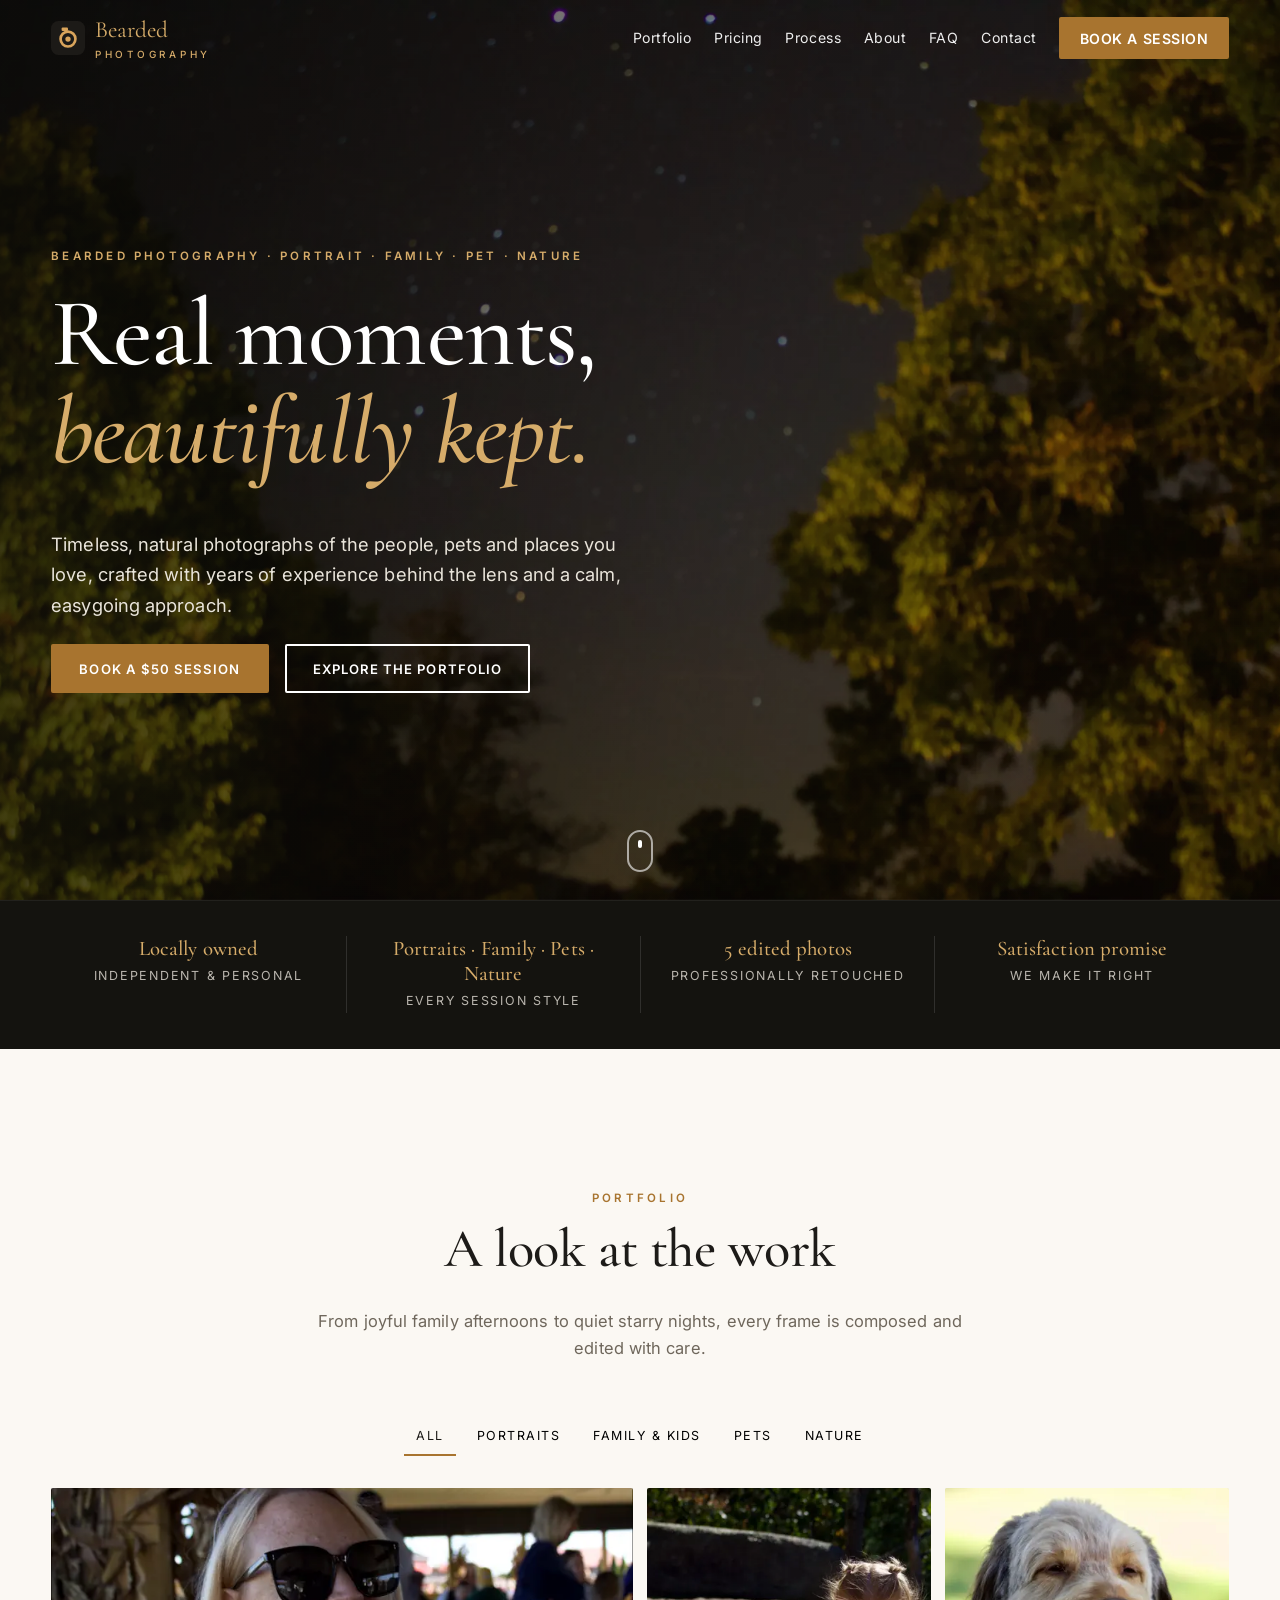
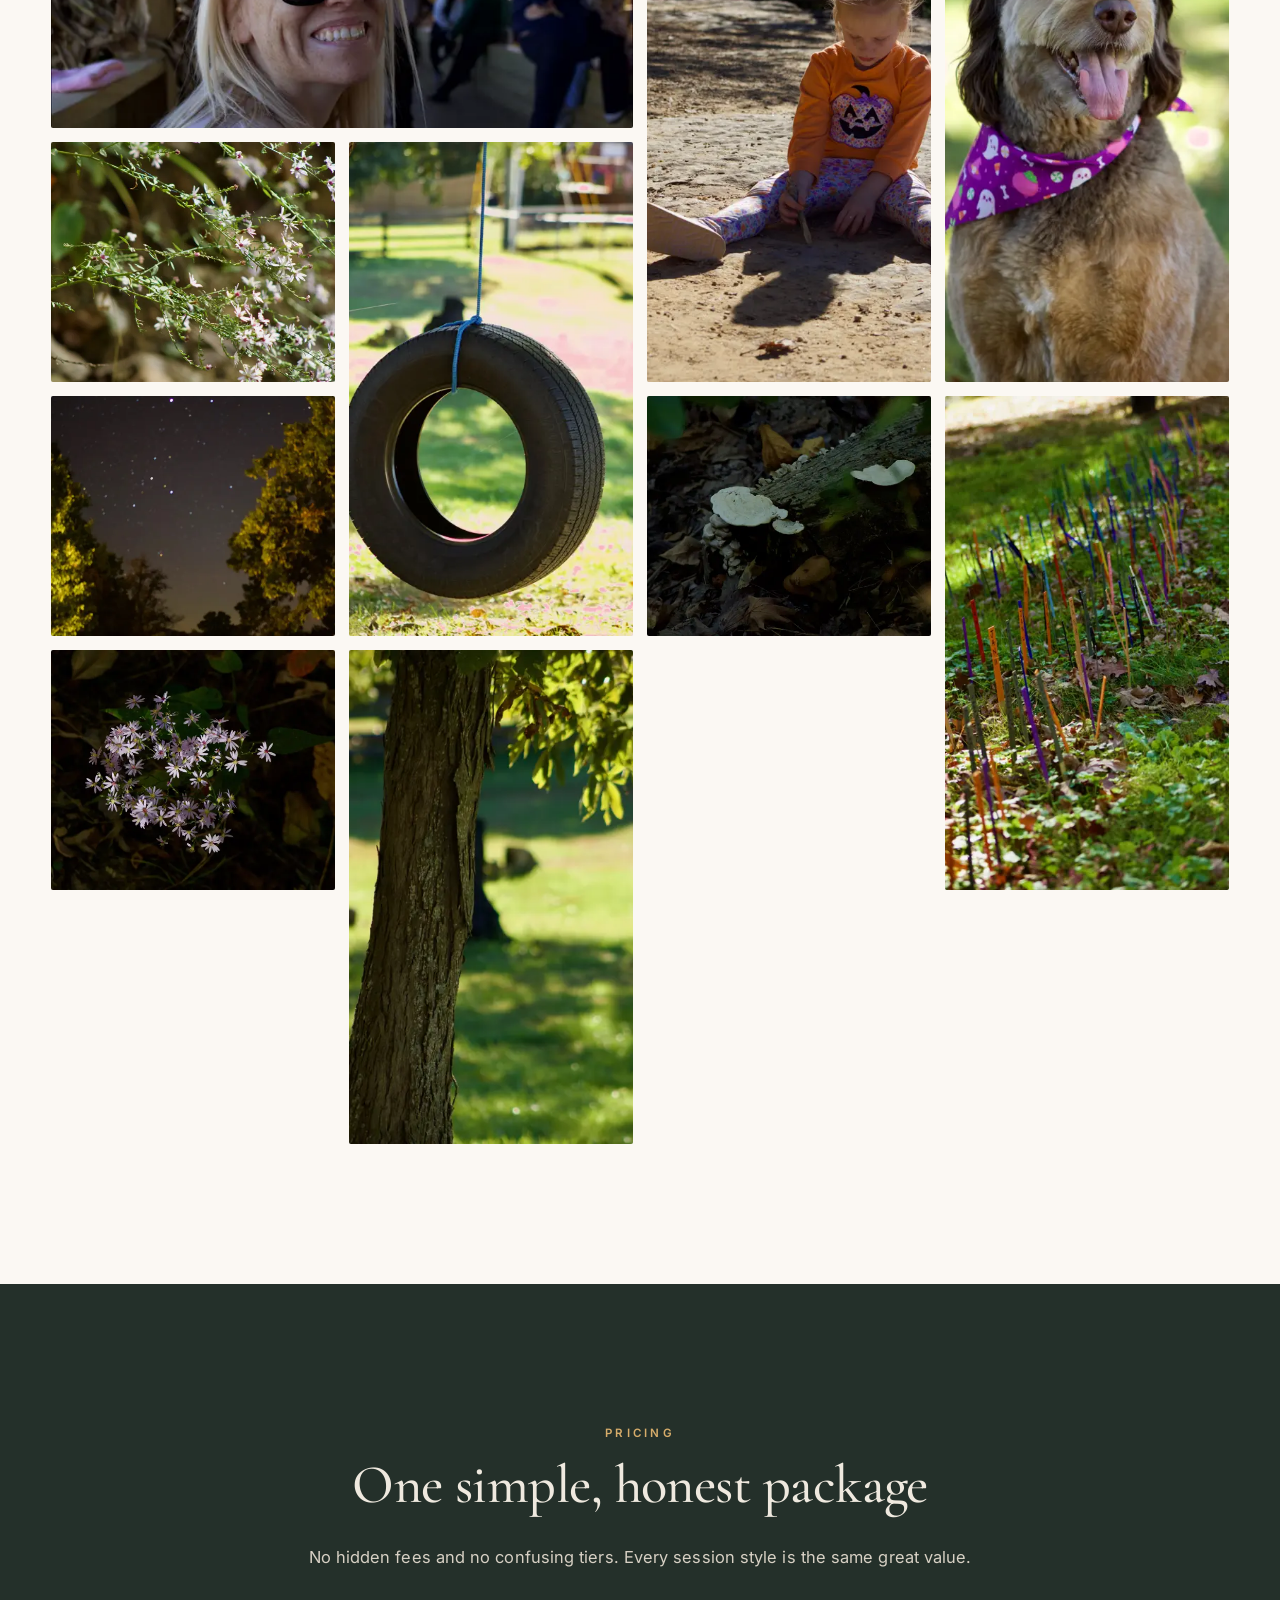
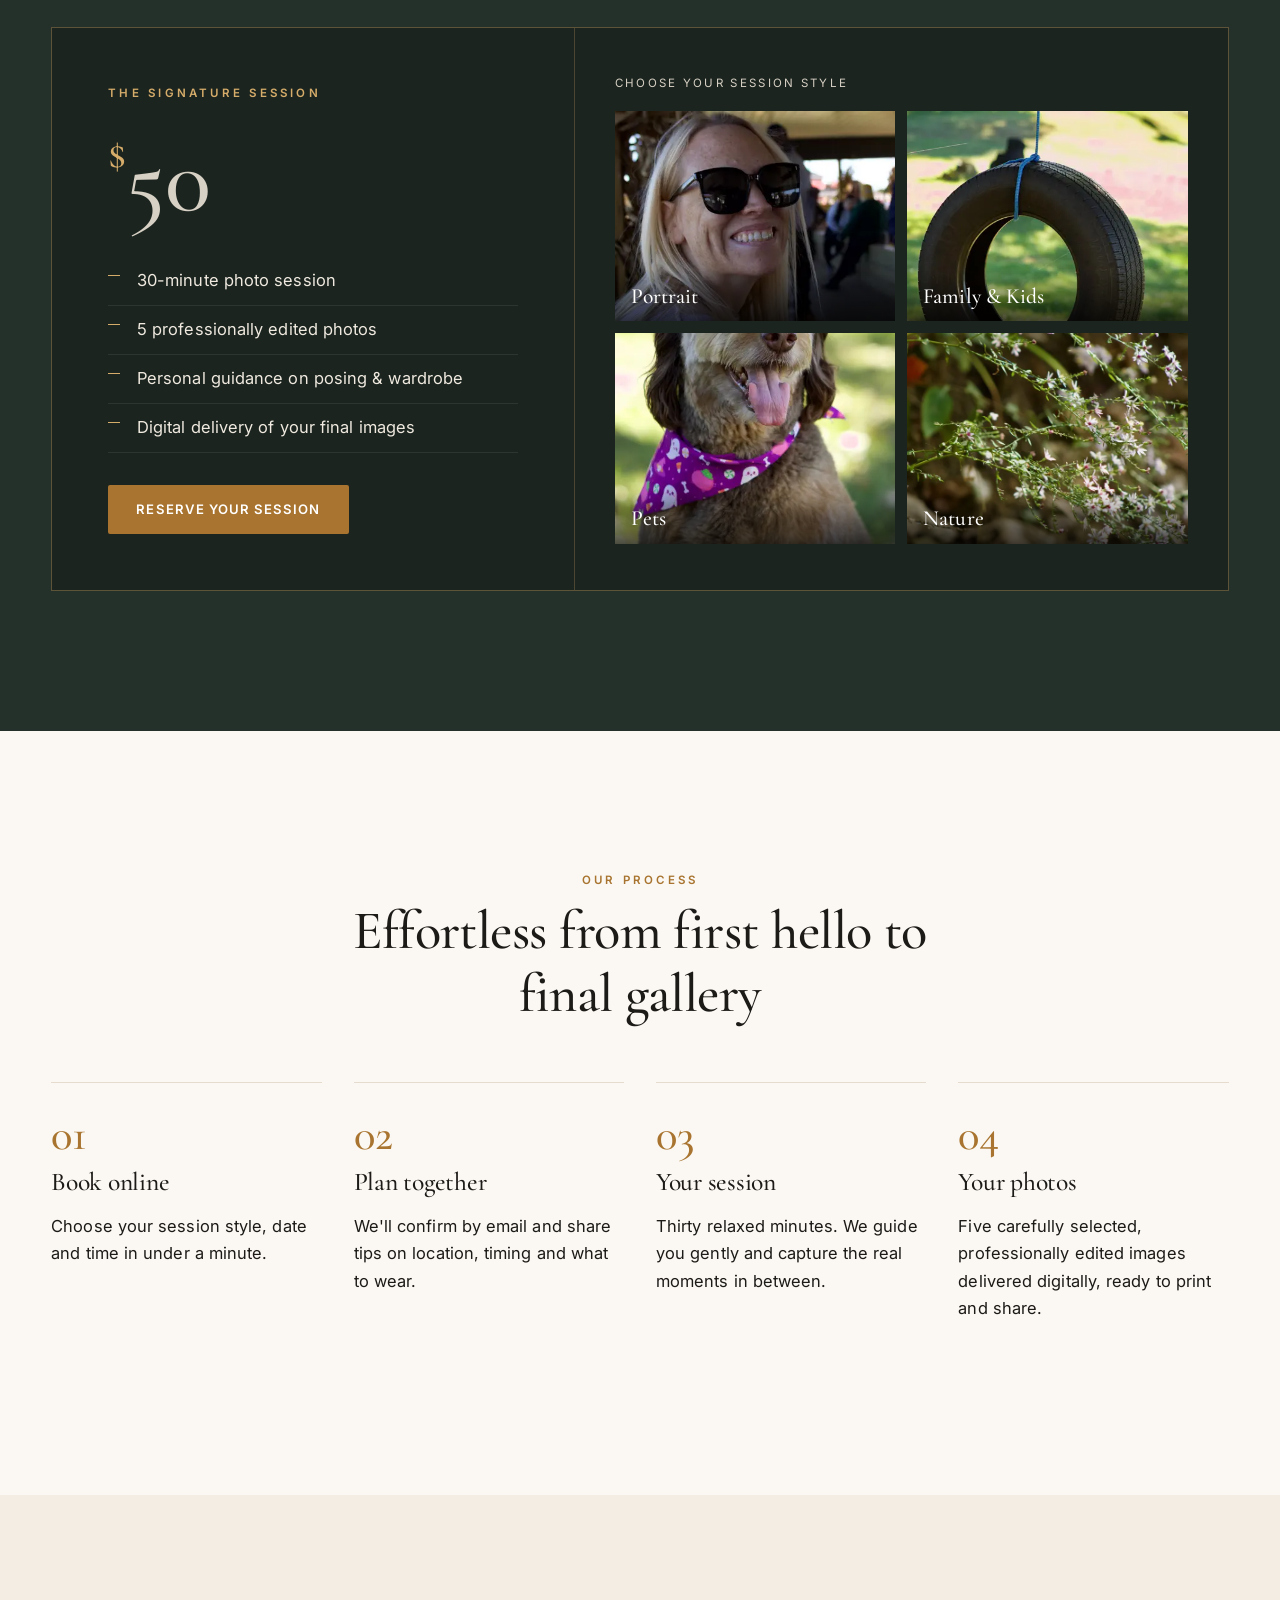
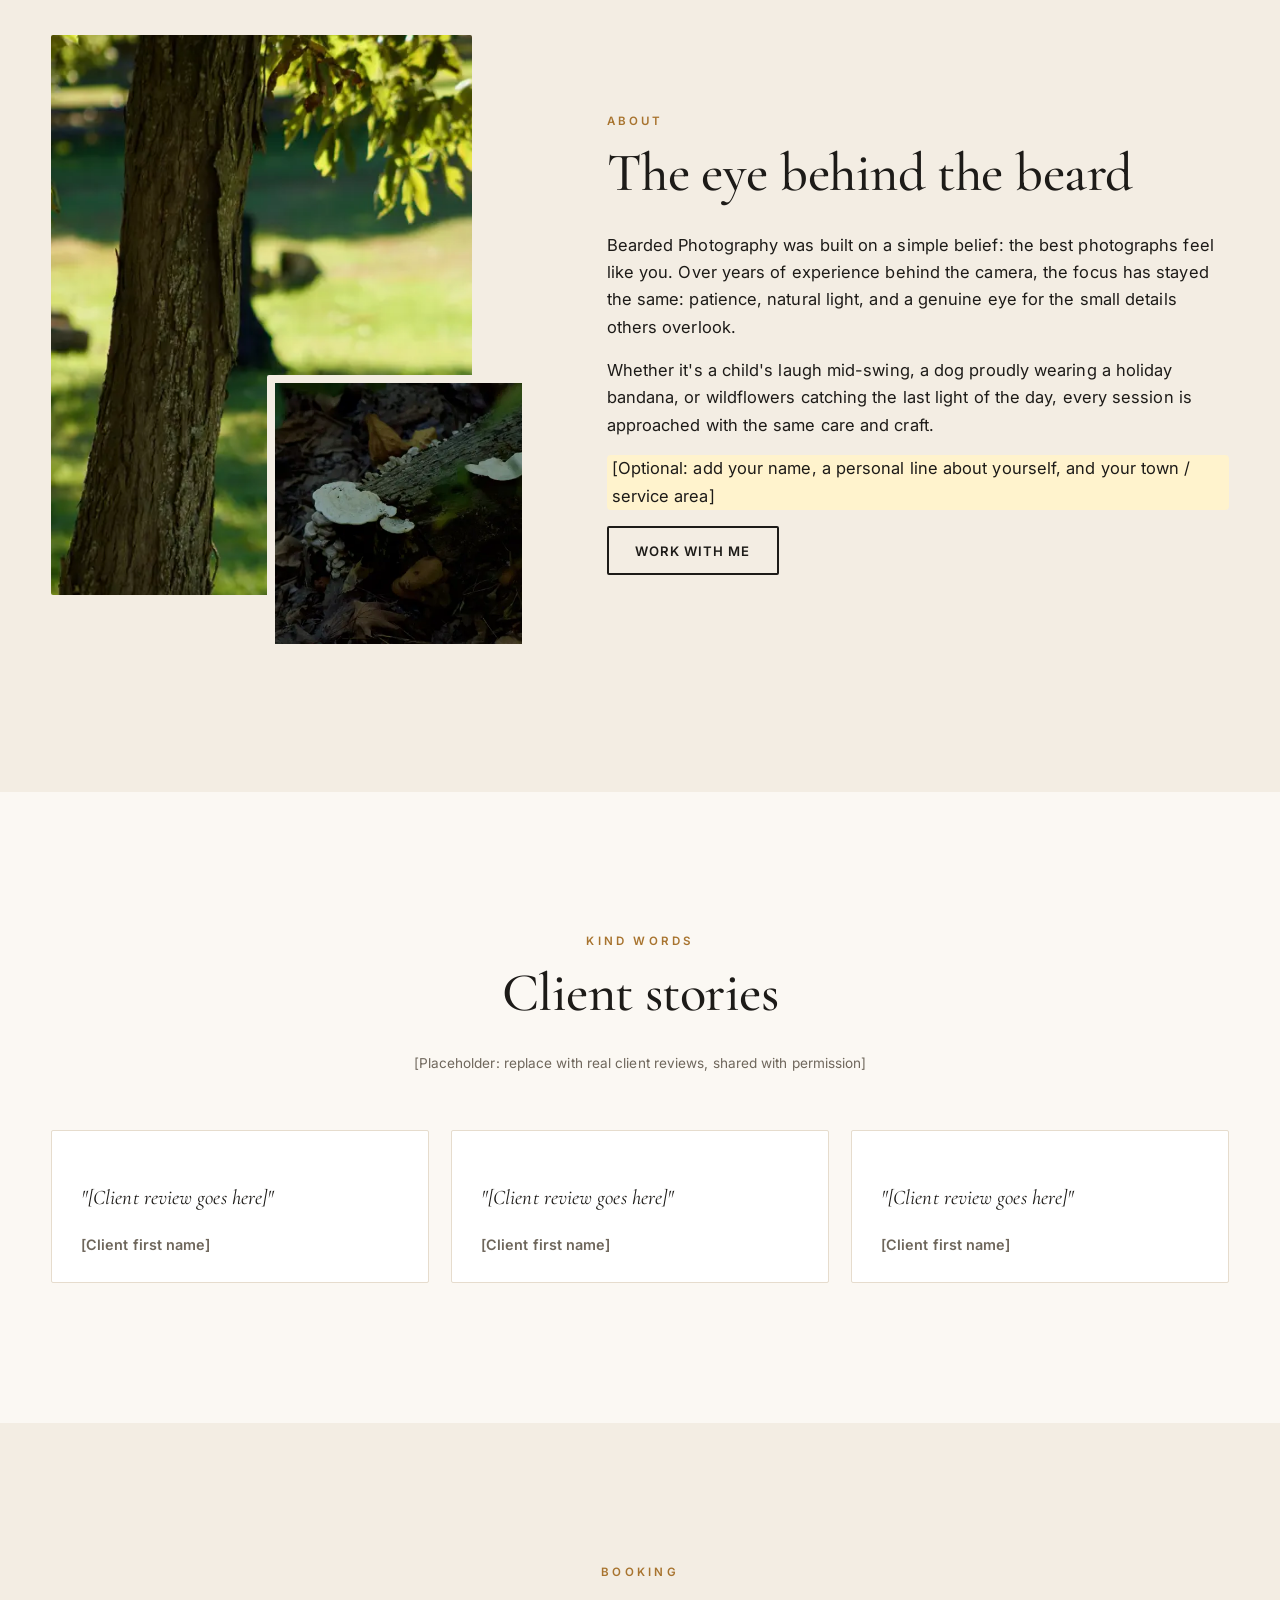
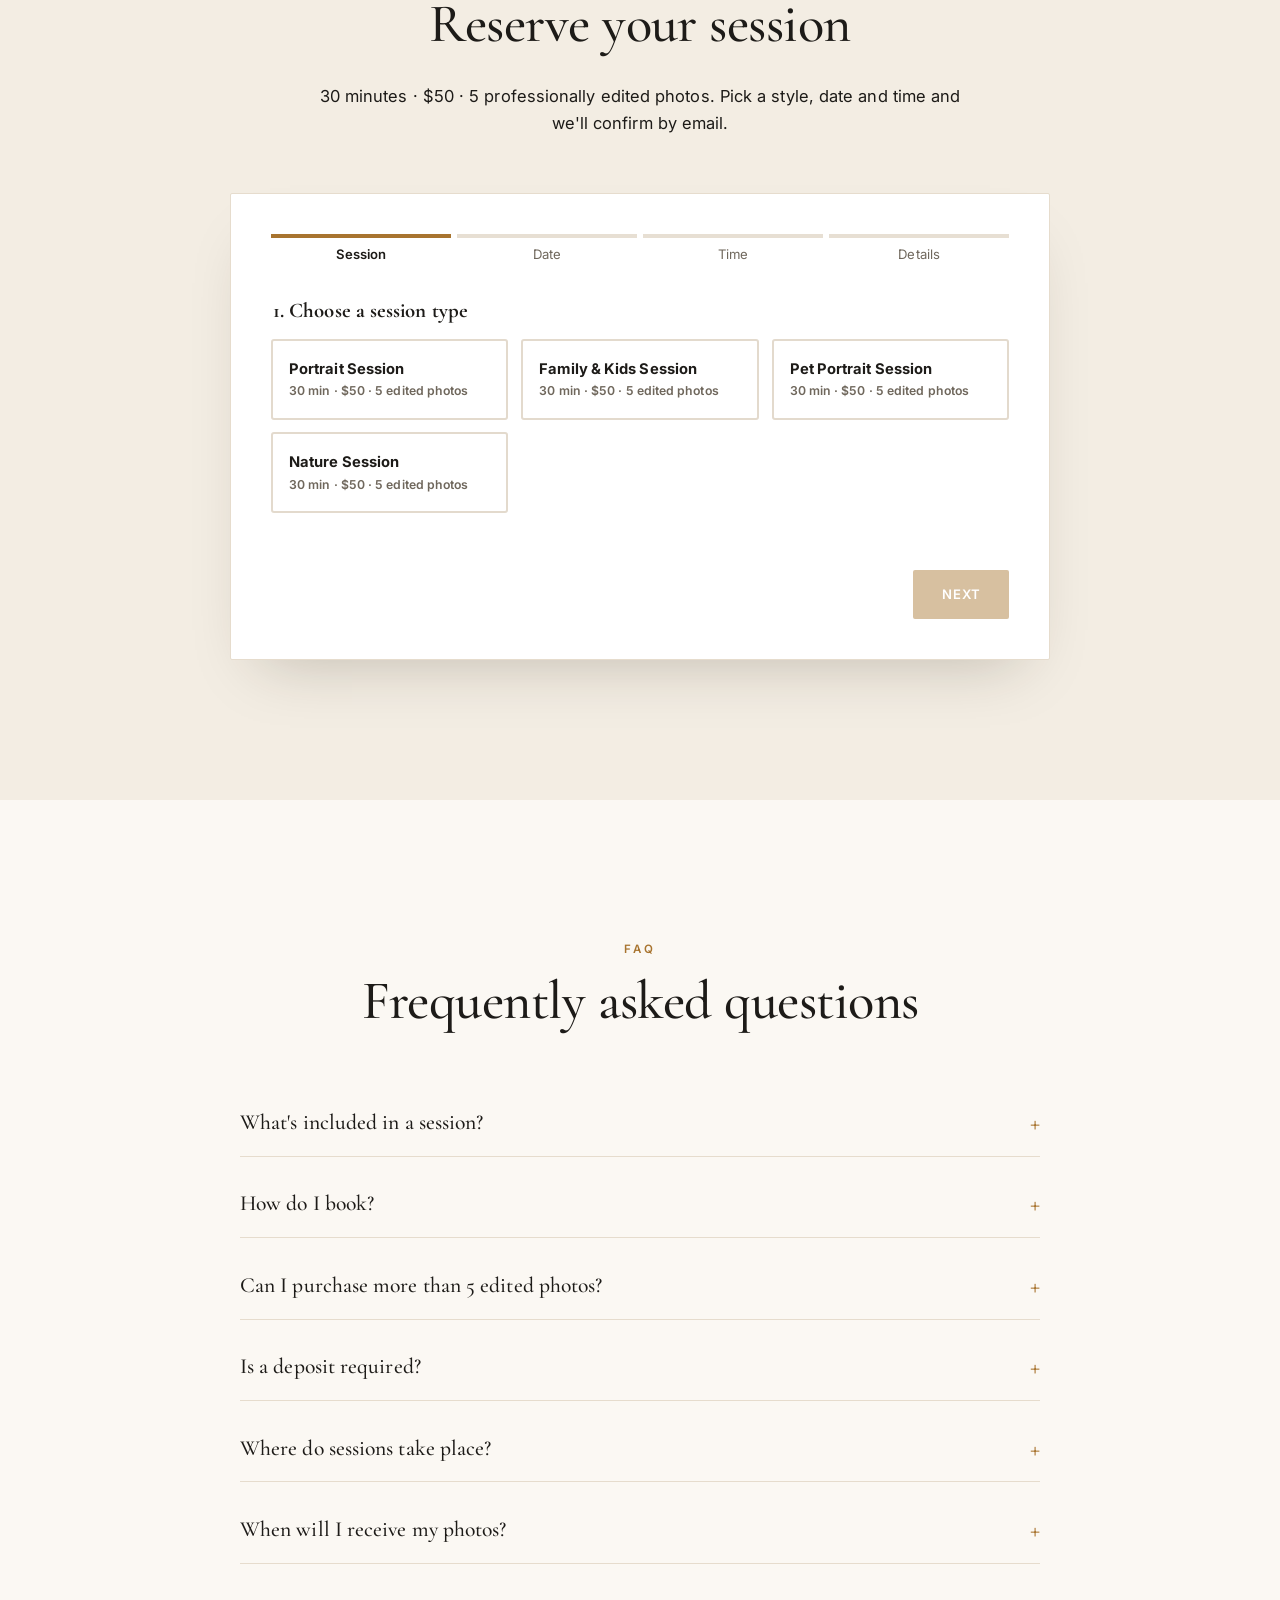
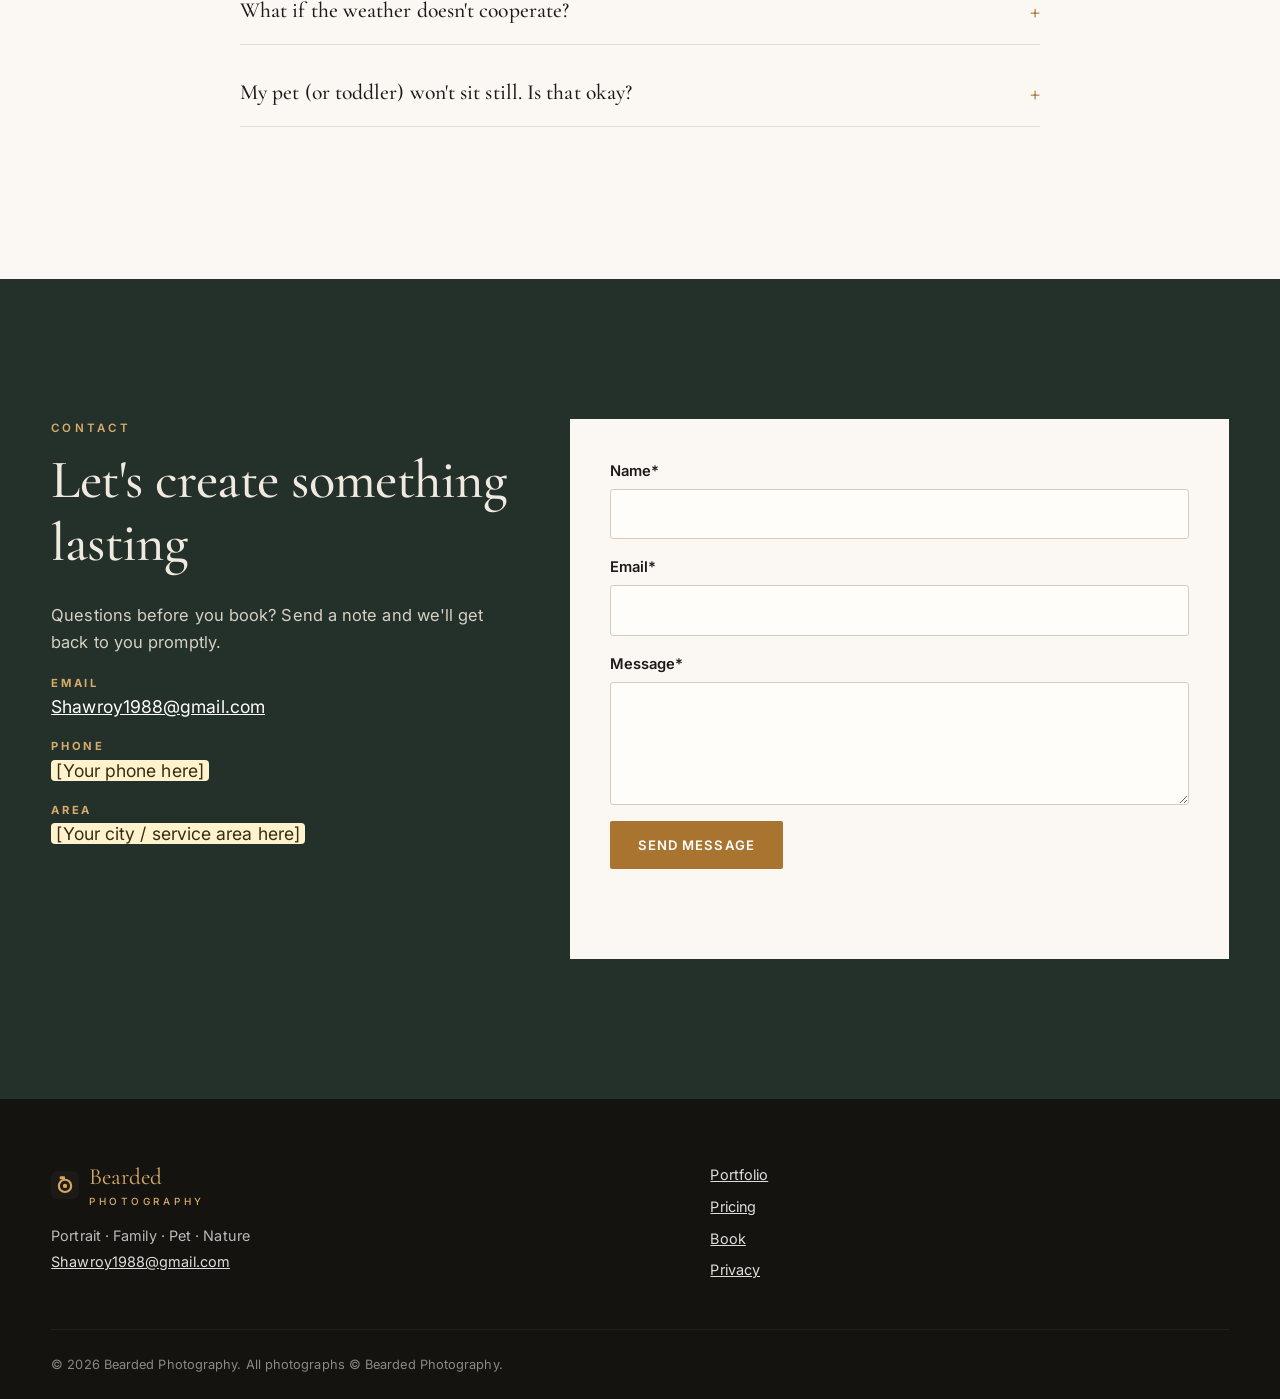
<file: index.html>
<!DOCTYPE html>
<html lang="en">
<head>
<meta charset="utf-8">
<meta name="viewport" content="width=device-width, initial-scale=1">
<title>Bearded Photography | Portrait, Family, Pet &amp; Nature Photography</title>
<meta name="description" content="Bearded Photography: natural, story-driven portrait, family, kids, pet and nature photography. View the portfolio and book your session online.">
<link rel="canonical" href="https://shawnroy1988.github.io/Bearded-Photography/">
<meta property="og:type" content="website">
<meta property="og:title" content="Bearded Photography">
<meta property="og:description" content="Portrait, family, pet and nature photography. $50 sessions with 5 professionally edited photos. Book online.">
<meta property="og:url" content="https://shawnroy1988.github.io/Bearded-Photography/">
<meta property="og:image" content="https://shawnroy1988.github.io/Bearded-Photography/images/og.jpg">
<meta name="twitter:card" content="summary_large_image">
<meta name="theme-color" content="#1c1a17">
<link rel="icon" href="favicon.svg" type="image/svg+xml">
<link rel="apple-touch-icon" href="images/apple-touch-icon.png">
<link rel="preload" as="image" href="images/night-stars.webp" type="image/webp">
<link rel="preconnect" href="https://fonts.googleapis.com"><link rel="preconnect" href="https://fonts.gstatic.com" crossorigin>
<link rel="stylesheet" href="https://fonts.googleapis.com/css2?family=Cormorant+Garamond:ital,wght@0,500;0,600;1,500&family=Inter:wght@400;500;600&display=swap">
<link rel="stylesheet" href="styles.css">
</head>
<body>
<a class="skip" href="#main">Skip to content</a>
<header class="site-header" id="top">
  <div class="wrap nav">
    <a class="brand" href="#top" aria-label="Bearded Photography home"><img src="favicon.svg" alt="" width="34" height="34"><span class="bn">Bearded<em>Photography</em></span></a>
    <button type="button" class="menu-btn" aria-expanded="false" aria-controls="menu" aria-label="Open menu"><span></span><span></span><span></span></button>
    <nav id="menu" aria-label="Main">
      <a href="#portfolio">Portfolio</a><a href="#pricing">Pricing</a><a href="#process">Process</a><a href="#about">About</a><a href="#faq">FAQ</a><a href="#contact">Contact</a><a class="btn btn-sm" href="#book">Book a Session</a>
    </nav>
  </div>
</header>

<main id="main">
<section class="hero">
  <picture><source srcset="images/night-stars.webp" type="image/webp"><img src="images/night-stars.jpg" alt="Stars glowing in a night sky between dark tree silhouettes" fetchpriority="high"></picture>
  <div class="hero-text wrap">
    <p class="eyebrow">Bearded Photography · Portrait · Family · Pet · Nature</p>
    <h1>Real moments,<br><em>beautifully kept.</em></h1>
    <p class="lead">Timeless, natural photographs of the people, pets and places you love, crafted with years of experience behind the lens and a calm, easygoing approach.</p>
    <div class="cta"><a class="btn" href="#book">Book a $50 Session</a><a class="btn btn-ghost" href="#portfolio">Explore the Portfolio</a></div>
  </div>
  <a class="scroll-cue" href="#trust" aria-label="Scroll to learn more"><span></span></a>
</section>

<section id="trust" class="trust" aria-label="Why clients choose us">
  <ul class="wrap">
    <li><strong>Locally owned</strong><span>Independent &amp; personal</span></li>
    <li><strong>Portraits · Family · Pets · Nature</strong><span>Every session style</span></li>
    <li><strong>5 edited photos</strong><span>Professionally retouched</span></li>
    <li><strong>Satisfaction promise</strong><span>We make it right</span></li>
  </ul>
</section>

<section id="portfolio" class="section wrap">
  <header class="sec-head reveal"><p class="eyebrow">Portfolio</p><h2>A look at the work</h2><p class="muted">From joyful family afternoons to quiet starry nights, every frame is composed and edited with care.</p></header>
  <div class="filters reveal" role="group" aria-label="Filter portfolio">
    <button type="button" class="active" data-filter="all" aria-pressed="true">All</button>
    <button type="button" data-filter="portraits" aria-pressed="false">Portraits</button>
    <button type="button" data-filter="family" aria-pressed="false">Family &amp; Kids</button>
    <button type="button" data-filter="pets" aria-pressed="false">Pets</button>
    <button type="button" data-filter="nature" aria-pressed="false">Nature</button>
  </div>
  <div class="gallery" id="gallery"></div>
</section>

<section id="pricing" class="section dark">
  <div class="wrap">
  <header class="sec-head reveal"><p class="eyebrow">Pricing</p><h2>One simple, honest package</h2><p>No hidden fees and no confusing tiers. Every session style is the same great value.</p></header>
  <div class="package reveal">
    <div class="pkg-main">
      <p class="eyebrow">The Signature Session</p>
      <p class="pkg-price"><span>$</span>50</p>
      <ul class="pkg-list"><li>30-minute photo session</li><li>5 professionally edited photos</li><li>Personal guidance on posing &amp; wardrobe</li><li>Digital delivery of your final images</li></ul>
      <a class="btn" href="#book">Reserve Your Session</a>
    </div>
    <div class="pkg-types">
      <p class="pkg-sub">Choose your session style</p>
      <a class="type" href="#book" data-pick="Portrait Session"><picture><source srcset="images/thumbs/portrait-sunglasses.webp" type="image/webp"><img src="images/thumbs/portrait-sunglasses.jpg" alt="" loading="lazy"></picture><span>Portrait</span></a>
      <a class="type" href="#book" data-pick="Family &amp; Kids Session"><picture><source srcset="images/thumbs/tire-swing.webp" type="image/webp"><img src="images/thumbs/tire-swing.jpg" alt="" loading="lazy"></picture><span>Family &amp; Kids</span></a>
      <a class="type" href="#book" data-pick="Pet Portrait Session"><picture><source srcset="images/thumbs/dog-bandana.webp" type="image/webp"><img src="images/thumbs/dog-bandana.jpg" alt="" loading="lazy"></picture><span>Pets</span></a>
      <a class="type" href="#book" data-pick="Nature Session"><picture><source srcset="images/thumbs/asters.webp" type="image/webp"><img src="images/thumbs/asters.jpg" alt="" loading="lazy"></picture><span>Nature</span></a>
    </div>
  </div>
  </div>
</section>

<section id="process" class="section wrap">
  <header class="sec-head reveal"><p class="eyebrow">Our Process</p><h2>Effortless from first hello to final gallery</h2></header>
  <ol class="process">
    <li class="reveal"><span class="num">01</span><h3>Book online</h3><p>Choose your session style, date and time in under a minute.</p></li>
    <li class="reveal"><span class="num">02</span><h3>Plan together</h3><p>We'll confirm by email and share tips on location, timing and what to wear.</p></li>
    <li class="reveal"><span class="num">03</span><h3>Your session</h3><p>Thirty relaxed minutes. We guide you gently and capture the real moments in between.</p></li>
    <li class="reveal"><span class="num">04</span><h3>Your photos</h3><p>Five carefully selected, professionally edited images delivered digitally, ready to print and share.</p></li>
  </ol>
</section>

<section id="about" class="section alt">
  <div class="wrap about">
  <div class="about-img reveal"><picture><source srcset="images/thumbs/tree-trunk.webp" type="image/webp"><img src="images/thumbs/tree-trunk.jpg" alt="Close-up of textured tree bark in natural light" loading="lazy"></picture><picture><source srcset="images/thumbs/mushrooms.webp" type="image/webp"><img src="images/thumbs/mushrooms.jpg" alt="Mushrooms growing on a mossy log" loading="lazy" class="inset"></picture></div>
  <div class="reveal">
    <p class="eyebrow">About</p><h2>The eye behind the beard</h2>
    <p>Bearded Photography was built on a simple belief: the best photographs feel like you. Over years of experience behind the camera, the focus has stayed the same: patience, natural light, and a genuine eye for the small details others overlook.</p>
    <p>Whether it's a child's laugh mid-swing, a dog proudly wearing a holiday bandana, or wildflowers catching the last light of the day, every session is approached with the same care and craft.</p>
    <p class="placeholder">[Optional: add your name, a personal line about yourself, and your town / service area]</p>
    <a class="btn btn-outline" href="#book">Work with me</a>
  </div>
  </div>
</section>

<section id="testimonials" class="section wrap">
  <header class="sec-head reveal"><p class="eyebrow">Kind Words</p><h2>Client stories</h2><p class="muted small">[Placeholder: replace with real client reviews, shared with permission]</p></header>
  <div class="quotes">
    <blockquote class="reveal"><p>"[Client review goes here]"</p><cite>[Client first name]</cite></blockquote>
    <blockquote class="reveal"><p>"[Client review goes here]"</p><cite>[Client first name]</cite></blockquote>
    <blockquote class="reveal"><p>"[Client review goes here]"</p><cite>[Client first name]</cite></blockquote>
  </div>
</section>

<section id="book" class="section alt">
  <div class="wrap">
  <header class="sec-head reveal"><p class="eyebrow">Booking</p><h2>Reserve your session</h2><p>30 minutes · $50 · 5 professionally edited photos. Pick a style, date and time and we'll confirm by email.</p></header>
  <form id="booking" class="booking" novalidate>
    <ol class="steps" aria-label="Booking progress"><li class="on">Session</li><li>Date</li><li>Time</li><li>Details</li></ol>

    <fieldset class="step" data-step="1">
      <legend>1. Choose a session type</legend>
      <div class="options" id="sessionOpts"></div>
    </fieldset>

    <fieldset class="step" data-step="2" hidden>
      <legend>2. Pick a date</legend>
      <div class="cal" id="cal" aria-live="polite"></div>
    </fieldset>

    <fieldset class="step" data-step="3" hidden>
      <legend>3. Pick a time</legend>
      <p id="slotDate" class="muted"></p>
      <div class="slots" id="slots"></div>
    </fieldset>

    <fieldset class="step" data-step="4" hidden>
      <legend>4. Your details</legend>
      <div class="grid2">
        <label>Full name*<input type="text" name="name" required autocomplete="name"></label>
        <label>Email*<input name="email" type="email" required autocomplete="email"></label>
        <label>Phone<input name="phone" type="tel" autocomplete="tel"></label>
        <label>Number of people / pets<input type="text" name="party" inputmode="numeric"></label>
      </div>
      <label>Preferred location or ideas<textarea name="message" rows="4"></textarea></label>
      <input type="text" name="_gotcha" class="hp" tabindex="-1" autocomplete="off" aria-hidden="true">
      <label class="check"><input type="checkbox" name="consent" required> I agree my details may be used to respond to this booking (see <a href="privacy.html">privacy note</a>).*</label>
      <div class="summary" id="summary"></div>
    </fieldset>

    <p class="err" id="bookErr" role="alert"></p>
    <div class="nav-btns"><button type="button" class="btn btn-ghost" id="back" hidden>Back</button><button type="button" class="btn" id="next" disabled>Next</button><button type="submit" class="btn" id="submit" hidden>Request booking</button></div>
  </form>

  <div class="confirm" id="confirm" hidden tabindex="-1">
    <h3>Thank you, your request is in! 🎉</h3>
    <p id="confirmText"></p>
    <p class="muted">This is a booking request. I'll email you to confirm the time and next steps (location and any details).</p>
    <button type="button" class="btn btn-ghost" id="again">Book another session</button>
  </div>

  <div class="calembed" id="calembed" hidden>
    <h3>Prefer to grab a slot instantly?</h3>
    <p>Use my live calendar below for real-time availability.</p>
    <iframe id="calframe" title="Live booking calendar" loading="lazy"></iframe>
  </div>
  </div>
</section>

<section id="faq" class="section wrap narrow">
  <header class="sec-head reveal"><p class="eyebrow">FAQ</p><h2>Frequently asked questions</h2></header>
  <details><summary>What's included in a session?</summary><p>Every session is 30 minutes for $50 and includes 5 professionally edited photos delivered digitally. That covers Portrait, Family &amp; Kids, Pet and Nature sessions alike.</p></details>
  <details><summary>How do I book?</summary><p>Use the booking form above to pick your session style, date and time. We'll email you to confirm the details.</p></details>
  <details><summary>Can I purchase more than 5 edited photos?</summary><p>[Additional photo pricing TBD]. Just ask after your session.</p></details>
  <details><summary>Is a deposit required?</summary><p>[Deposit / payment policy TBD]</p></details>
  <details><summary>Where do sessions take place?</summary><p>Usually outdoors: parks, trails, your backyard or a place that means something to you. [Service area TBD]</p></details>
  <details><summary>When will I receive my photos?</summary><p>Your edited images are delivered digitally within [turnaround TBD].</p></details>
  <details><summary>What if the weather doesn't cooperate?</summary><p>We'll find a new date that works for you. [Reschedule / cancellation policy TBD]</p></details>
  <details><summary>My pet (or toddler) won't sit still. Is that okay?</summary><p>Absolutely. Thirty minutes at their pace, with plenty of patience. Bring treats or a favorite toy.</p></details>
</section>

<section id="contact" class="section dark">
  <div class="wrap contact">
    <div class="reveal">
      <p class="eyebrow">Contact</p><h2>Let's create something lasting</h2>
      <p>Questions before you book? Send a note and we'll get back to you promptly.</p>
      <ul class="contact-list">
        <li><strong>Email</strong><a href="mailto:Shawroy1988@gmail.com">Shawroy1988@gmail.com</a></li>
        <li><strong>Phone</strong><span class="placeholder">[Your phone here]</span></li>
        <li><strong>Area</strong><span class="placeholder">[Your city / service area here]</span></li>
      </ul>
    </div>
    <form id="contactForm" class="contact-form reveal">
      <label>Name*<input type="text" name="name" required autocomplete="name"></label>
      <label>Email*<input name="email" type="email" required autocomplete="email"></label>
      <label>Message*<textarea name="message" rows="4" required></textarea></label>
      <input type="text" name="_gotcha" class="hp" tabindex="-1" autocomplete="off" aria-hidden="true">
      <button class="btn" type="submit">Send Message</button>
      <p class="err" role="status" id="contactMsg"></p>
    </form>
  </div>
</section>
</main>

<footer class="footer">
  <div class="wrap foot">
    <div><a class="brand" href="#top"><img src="favicon.svg" alt="" width="28" height="28"><span class="bn">Bearded<em>Photography</em></span></a><p>Portrait · Family · Pet · Nature<br><a href="mailto:Shawroy1988@gmail.com">Shawroy1988@gmail.com</a></p></div>
    <nav aria-label="Footer"><a href="#portfolio">Portfolio</a><a href="#pricing">Pricing</a><a href="#book">Book</a><a href="privacy.html">Privacy</a></nav>
    <nav aria-label="Social"><a href="#" data-social="instagram">Instagram</a><a href="#" data-social="facebook">Facebook</a><a href="#" data-social="x">X</a></nav>
  </div>
  <p class="wrap copy">© <span id="yr"></span> Bearded Photography. All photographs © Bearded Photography.</p>
</footer>

<div class="lightbox" id="lightbox" role="dialog" aria-modal="true" aria-label="Image viewer" hidden>
  <button type="button" class="lb-close" aria-label="Close">×</button>
  <button type="button" class="lb-prev" aria-label="Previous image">‹</button>
  <figure><img src="images/thumbs/night-stars.jpg" alt=""><figcaption></figcaption></figure>
  <button type="button" class="lb-next" aria-label="Next image">›</button>
</div>
<script src="config.js"></script>
<script src="script.js"></script>
</body>
</html>
</file>
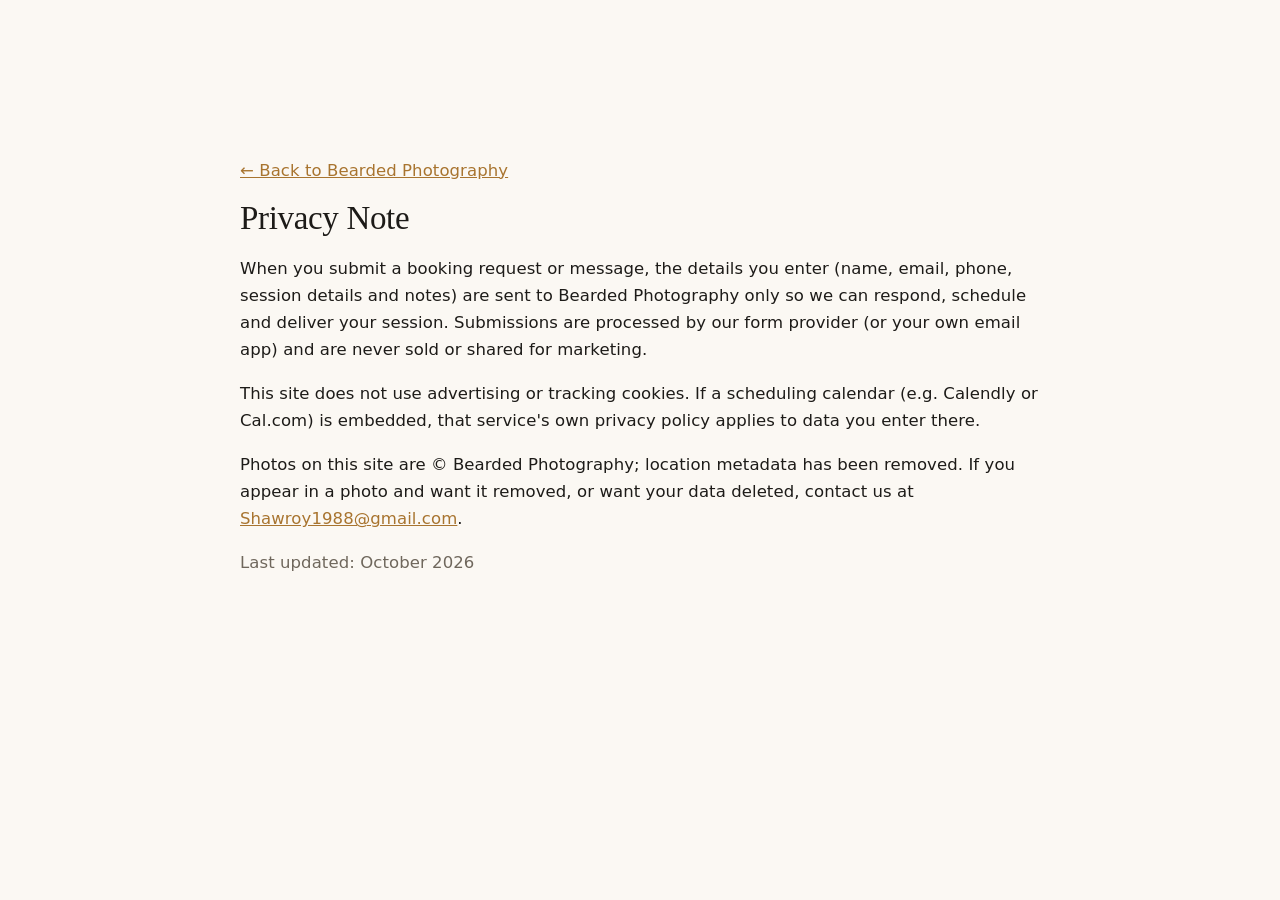
<file: privacy.html>
<!DOCTYPE html><html lang="en"><head><meta charset="utf-8"><meta name="viewport" content="width=device-width, initial-scale=1"><title>Privacy Note | Bearded Photography</title><meta name="description" content="How Bearded Photography handles your information."><link rel="icon" href="favicon.svg" type="image/svg+xml"><link rel="stylesheet" href="styles.css"></head>
<body><main class="section wrap narrow"><p><a href="index.html">← Back to Bearded Photography</a></p><h1>Privacy Note</h1>
<p>When you submit a booking request or message, the details you enter (name, email, phone, session details and notes) are sent to Bearded Photography only so we can respond, schedule and deliver your session. Submissions are processed by our form provider (or your own email app) and are never sold or shared for marketing.</p>
<p>This site does not use advertising or tracking cookies. If a scheduling calendar (e.g. Calendly or Cal.com) is embedded, that service's own privacy policy applies to data you enter there.</p>
<p>Photos on this site are © Bearded Photography; location metadata has been removed. If you appear in a photo and want it removed, or want your data deleted, contact us at <a href="mailto:Shawroy1988@gmail.com">Shawroy1988@gmail.com</a>.</p>
<p class="muted">Last updated: October 2026</p></main></body></html>
</file>
<file: styles.css>
:root{--bg:#fbf8f3;--ink:#1d1b18;--deep:#14130f;--forest:#24302a;--muted:#6f675c;--acc:#a8742f;--acc2:#d6ac6a;--card:#fff;--alt:#f3ede3;--line:#e6dccd;--r:4px;--f:"Inter",system-ui,-apple-system,Segoe UI,Roboto,sans-serif;--s:"Cormorant Garamond","Georgia",serif}
*{box-sizing:border-box}html{scroll-behavior:smooth;scroll-padding-top:70px}
body{margin:0;font:17px/1.65 var(--f);color:var(--ink);background:var(--bg)}
img{max-width:100%;display:block}a{color:var(--acc)}
h1,h2,h3{font-family:var(--s);line-height:1.15;margin:.2em 0 .5em}h2{font-size:clamp(1.8rem,4vw,2.6rem)}
.wrap{width:min(1180px,92%);margin:auto}.narrow{width:min(800px,92%)}
.skip{position:absolute;left:-999px}.skip:focus{left:10px;top:10px;z-index:99;background:#fff;padding:8px}
:focus-visible{outline:3px solid var(--acc2);outline-offset:2px}
.btn{display:inline-block;background:var(--acc);color:#fff;border:2px solid var(--acc);padding:.8em 1.5em;border-radius:999px;text-decoration:none;font-weight:600;cursor:pointer;font:600 1rem var(--f);transition:.2s}
.btn:hover{background:#94601f;border-color:#94601f}.btn:disabled{opacity:.45;cursor:not-allowed}
.btn-ghost{background:transparent;color:inherit;border-color:currentColor}.btn-ghost:hover{background:rgba(0,0,0,.08);border-color:currentColor}
.btn-sm{padding:.5em 1.1em;font-size:.92rem}
.site-header{position:sticky;top:0;z-index:50;background:rgba(28,26,23,.92);backdrop-filter:blur(8px);color:#fff}
.nav{display:flex;align-items:center;justify-content:space-between;height:64px}
.brand{display:flex;gap:.5em;align-items:center;color:#fff;text-decoration:none;font:700 1.2rem var(--s)}.brand span{color:var(--acc2);font-weight:400}
#menu{display:flex;gap:1.4rem;align-items:center}#menu a{color:#eee;text-decoration:none}#menu a:hover{color:var(--acc2)}#menu .btn{color:#fff}
.menu-btn{display:none;background:none;border:0;padding:8px;cursor:pointer}.menu-btn span{display:block;width:24px;height:2px;background:#fff;margin:5px 0}
@media(max-width:860px){.menu-btn{display:block}#menu{display:none;position:absolute;top:64px;left:0;right:0;flex-direction:column;background:var(--ink);padding:1rem 0 1.5rem}#menu.open{display:flex}}
.hero{position:relative;min-height:88vh;display:grid;align-items:end;color:#fff;overflow:hidden}
.hero picture,.hero picture img{position:absolute;inset:0;width:100%;height:100%;object-fit:cover}
.hero::after{content:"";position:absolute;inset:0;background:linear-gradient(180deg,rgba(0,0,0,.15),rgba(0,0,0,.7))}
.hero-text{position:relative;z-index:1;padding-bottom:12vh}.hero h1{font-size:clamp(2.2rem,6vw,4.2rem);max-width:15em}
.lead{font-size:1.2rem;max-width:34em;opacity:.92}.cta{display:flex;gap:1rem;flex-wrap:wrap;margin-top:1.5rem}
.eyebrow{text-transform:uppercase;letter-spacing:.18em;font-size:.78rem;color:var(--acc);font-weight:700;margin:0}.hero .eyebrow{color:var(--acc2)}
.section{padding:90px 0}.alt{background:var(--alt)}.sec-head{text-align:center;max-width:680px;margin:0 auto 2.5rem}
.note,.muted{color:var(--muted)}.small{font-size:.85rem}.placeholder{background:#fff3cd;padding:0 .3em;border-radius:4px}
.filters{display:flex;flex-wrap:wrap;justify-content:center;gap:.5rem;margin-bottom:2rem}
.filters button{border:1px solid #cfc6b9;background:#fff;padding:.5em 1.1em;border-radius:999px;cursor:pointer;font:inherit}
.filters button.active{background:var(--ink);color:#fff;border-color:var(--ink)}
.gallery{display:grid;grid-template-columns:repeat(auto-fill,minmax(250px,1fr));grid-auto-rows:220px;grid-auto-flow:dense;gap:12px}
.tile{padding:0;border:0;border-radius:10px;overflow:hidden;cursor:zoom-in;background:#ddd}.tile.tall{grid-row:span 2}.tile.wide{grid-column:span 2}
@media(max-width:560px){.tile.wide{grid-column:span 1}}
.tile img{width:100%;height:100%;object-fit:cover;transition:transform .5s}.tile:hover img{transform:scale(1.05)}
.cards{display:grid;grid-template-columns:repeat(auto-fit,minmax(240px,1fr));gap:1.4rem}
.card{position:relative;background:var(--card);border-radius:var(--r);padding:2rem;box-shadow:0 8px 30px rgba(0,0,0,.06);display:flex;flex-direction:column}
.card ul{padding-left:1.1em;flex:1}.card .btn{align-self:flex-start}.featured{outline:2px solid var(--acc)}
.badge{position:absolute;top:-12px;right:20px;background:var(--acc);color:#fff;font-size:.75rem;padding:.25em .8em;border-radius:999px}
.price{font:700 1.5rem var(--s);color:var(--acc);margin:0}
.about{display:grid;grid-template-columns:1fr 1.3fr;gap:3rem;align-items:center}.about img{border-radius:var(--r);max-height:560px;width:100%;object-fit:cover}
@media(max-width:760px){.about{grid-template-columns:1fr}}
.quotes{display:grid;grid-template-columns:repeat(auto-fit,minmax(250px,1fr));gap:1.4rem}
blockquote{margin:0;background:#fff;padding:1.8rem;border-radius:var(--r);font-family:var(--s);font-size:1.1rem;border:2px dashed #e0c79f}cite{display:block;margin-top:1rem;font:600 .9rem var(--f);color:var(--muted)}
.booking,.confirm,.calembed{background:#fff;border-radius:var(--r);padding:clamp(1.2rem,4vw,2.5rem);box-shadow:0 8px 30px rgba(0,0,0,.07);max-width:820px;margin:auto}
.calembed{margin-top:2rem}.calembed iframe{width:100%;height:700px;border:0}
fieldset{border:0;padding:0;margin:0}legend{font:700 1.3rem var(--s);margin-bottom:1rem}
.steps{display:flex;list-style:none;padding:0;margin:0 0 2rem;gap:.4rem;counter-reset:s}
.steps li{flex:1;text-align:center;font-size:.82rem;color:var(--muted);border-top:4px solid #e7dfd3;padding-top:.4rem}.steps li.on{border-color:var(--acc);color:var(--ink);font-weight:600}
.options{display:grid;grid-template-columns:repeat(auto-fit,minmax(200px,1fr));gap:.8rem}
.opt input{position:absolute;opacity:0}.opt span{display:block;border:2px solid #e3dacd;border-radius:10px;padding:1rem;cursor:pointer}.opt small{display:block;color:var(--muted)}
.opt input:checked+span{border-color:var(--acc);background:#fbf3e8}.opt input:focus-visible+span{outline:3px solid var(--acc2)}
.cal-head{display:flex;justify-content:space-between;align-items:center;margin-bottom:.8rem}
.cal-nav{background:none;border:1px solid #ddd;border-radius:8px;width:40px;height:40px;font-size:1.3rem;cursor:pointer}
.cal-grid{display:grid;grid-template-columns:repeat(7,1fr);gap:6px}.dow{text-align:center;font-size:.75rem;color:var(--muted)}
.day{aspect-ratio:1;border:0;border-radius:8px;background:#f6efe4;font:600 1rem var(--f);cursor:pointer;color:var(--ink)}
.day:disabled{background:transparent;color:#bbb;cursor:default;font-weight:400}.day:not(:disabled):hover{background:#efdcc0}
.day.sel,.slot.sel{background:var(--acc);color:#fff}
.slots{display:grid;grid-template-columns:repeat(auto-fill,minmax(120px,1fr));gap:.6rem}
.slot{padding:.8rem;border:2px solid #e3dacd;border-radius:10px;background:#fff;font:600 1rem var(--f);cursor:pointer}.slot.sel{border-color:var(--acc)}
label{display:block;font-weight:600;font-size:.92rem;margin-bottom:1rem}
input,textarea{display:block;width:100%;margin-top:.35rem;padding:.75rem;border:1px solid #d6ccbe;border-radius:8px;font:inherit;background:#fffdfa}
.check{display:flex;gap:.6rem;align-items:flex-start;font-weight:400}.check input{width:auto;margin-top:.3rem}
.grid2{display:grid;grid-template-columns:1fr 1fr;gap:0 1rem}@media(max-width:600px){.grid2{grid-template-columns:1fr}}
.hp{position:absolute;left:-9999px}.summary{background:#fbf3e8;padding:1rem;border-radius:10px}
.nav-btns{display:flex;justify-content:space-between;gap:1rem;margin-top:1.5rem}.nav-btns #next,.nav-btns #submit{margin-left:auto}
.err{color:#a3341f;min-height:1em}.confirm{text-align:center}
details{background:#fff;border-radius:10px;margin-bottom:.8rem;padding:1rem 1.3rem}summary{cursor:pointer;font-weight:600}
.contact{display:grid;grid-template-columns:1fr 1.4fr;gap:3rem}.contact-list{list-style:none;padding:0;font-size:1.1rem}.contact-list li{margin-bottom:1rem}
@media(max-width:760px){.contact{grid-template-columns:1fr}}
.footer{background:var(--ink);color:#bbb;padding:2rem 0;font-size:.9rem}.foot{display:flex;flex-wrap:wrap;justify-content:space-between;gap:1rem}.foot nav{display:flex;gap:1.2rem}.foot a{color:#ddd}
.lightbox{position:fixed;inset:0;background:rgba(10,9,8,.95);z-index:100;display:flex;align-items:center;justify-content:center}.lightbox[hidden]{display:none}
.lightbox figure{margin:0;max-width:90vw;text-align:center;color:#ccc}.lightbox img{max-height:84vh;max-width:90vw;margin:auto}
.lightbox button{position:absolute;background:rgba(255,255,255,.1);color:#fff;border:0;font-size:2.2rem;width:54px;height:54px;border-radius:50%;cursor:pointer}
.lb-close{top:16px;right:16px}.lb-prev{left:16px}.lb-next{right:16px}
@media(prefers-reduced-motion:reduce){*{transition:none!important;scroll-behavior:auto!important}}

/* ===== v2 premium layer ===== */
body{font-size:16.5px;letter-spacing:.005em}
h1,h2,h3{font-weight:500;letter-spacing:-.01em}h2{font-size:clamp(2.2rem,4.6vw,3.4rem)}h3{font-size:1.6rem}
h1 em,h2 em{font-style:italic;color:var(--acc2)}
.section{padding:clamp(80px,11vw,140px) 0}.sec-head{margin-bottom:3.5rem}
.eyebrow{font-weight:600;letter-spacing:.28em;font-size:.72rem}
.btn{border-radius:2px;letter-spacing:.08em;text-transform:uppercase;font-size:.82rem;padding:1.1em 2em}
.btn-sm{padding:.75em 1.3em;font-size:.74rem}
.btn-outline{background:transparent;color:var(--ink);border-color:var(--ink)}.btn-outline:hover{background:var(--ink);color:#fff;border-color:var(--ink)}
.site-header{background:transparent;backdrop-filter:none;transition:background .35s,box-shadow .35s;position:fixed;left:0;right:0}
.site-header.scrolled{background:rgba(20,19,15,.94);backdrop-filter:blur(10px);box-shadow:0 1px 0 rgba(255,255,255,.06)}
.nav{height:76px}#menu a{font-size:.88rem;letter-spacing:.04em}
.bn{display:flex;flex-direction:column;line-height:1;font:600 1.45rem var(--s);color:#fff}.bn em{font:500 .62rem var(--f);letter-spacing:.38em;text-transform:uppercase;color:var(--acc2);font-style:normal;margin-top:4px}
@media(max-width:860px){#menu{top:76px;background:var(--deep)}}
.hero{min-height:100vh;align-items:center}.hero::after{background:linear-gradient(100deg,rgba(10,10,8,.82) 0%,rgba(10,10,8,.45) 55%,rgba(10,10,8,.25) 100%)}
.hero-text{padding:120px 0 80px}.hero h1{font-size:clamp(3rem,8vw,6rem);line-height:1.02;font-weight:500}
.hero .lead{font-size:1.15rem;max-width:32em;color:#e9e4da}
.hero img{animation:kb 22s ease-out both}@keyframes kb{from{transform:scale(1.12)}to{transform:scale(1)}}
.hero-text>*{animation:up 1s both}.hero-text>*:nth-child(2){animation-delay:.15s}.hero-text>*:nth-child(3){animation-delay:.3s}.hero-text>*:nth-child(4){animation-delay:.45s}
@keyframes up{from{opacity:0;transform:translateY(24px)}to{opacity:1;transform:none}}
.scroll-cue{position:absolute;bottom:28px;left:50%;z-index:2;width:26px;height:42px;border:2px solid rgba(255,255,255,.6);border-radius:14px;transform:translateX(-50%)}
.scroll-cue span{position:absolute;left:50%;top:8px;width:4px;height:8px;margin-left:-2px;background:#fff;border-radius:2px;animation:cue 1.8s infinite}@keyframes cue{to{opacity:0;transform:translateY(14px)}}
.trust{background:var(--deep);color:#f1ece3;border-top:1px solid rgba(255,255,255,.06)}
.trust ul{list-style:none;display:grid;grid-template-columns:repeat(4,1fr);margin:auto;padding:2.2rem 0}
.trust li{text-align:center;padding:0 1rem;border-left:1px solid rgba(255,255,255,.12)}.trust li:first-child{border:0}
.trust strong{display:block;font:500 1.3rem var(--s);color:var(--acc2)}.trust span{font-size:.78rem;letter-spacing:.14em;text-transform:uppercase;opacity:.75}
@media(max-width:760px){.trust ul{grid-template-columns:1fr 1fr;gap:1.6rem 0}.trust li:nth-child(3){border:0}}
.filters button{border-radius:0;border:0;border-bottom:2px solid transparent;background:none;letter-spacing:.12em;text-transform:uppercase;font-size:.78rem;padding:.6em 1em}
.filters button.active{background:none;color:var(--ink);border-color:var(--acc)}
.gallery{gap:14px;grid-auto-rows:240px}.tile{border-radius:2px;position:relative}
.tile::after{content:"";position:absolute;inset:0;background:linear-gradient(transparent 60%,rgba(0,0,0,.35));opacity:0;transition:.4s}.tile:hover::after{opacity:1}
.tile img{transition:transform .9s cubic-bezier(.2,.7,.2,1)}
.dark{background:var(--forest);color:#efe9df}.dark .muted,.dark p{color:#d7d0c4}.dark .eyebrow{color:var(--acc2)}
.package{display:grid;grid-template-columns:1fr 1.25fr;background:#1b241f;border:1px solid rgba(214,172,106,.35)}
.pkg-main{padding:clamp(2rem,5vw,3.5rem);border-right:1px solid rgba(214,172,106,.25)}
.pkg-price{font:500 6rem/1 var(--s);color:#fff;margin:.3em 0}.pkg-price span{font-size:.45em;vertical-align:top;color:var(--acc2)}
.pkg-list{list-style:none;padding:0;margin:0 0 2rem}.pkg-list li{padding:.65rem 0 .65rem 1.8rem;border-bottom:1px solid rgba(255,255,255,.08);position:relative}
.pkg-list li::before{content:"";position:absolute;left:0;top:1.15rem;width:12px;height:1px;background:var(--acc2)}
.pkg-types{padding:clamp(1.5rem,4vw,2.5rem);display:grid;grid-template-columns:1fr 1fr;gap:12px;align-content:center}
.pkg-sub{grid-column:1/-1;margin:0 0 .4rem;letter-spacing:.2em;text-transform:uppercase;font-size:.72rem}
.type{position:relative;display:block;aspect-ratio:4/3;overflow:hidden;color:#fff;text-decoration:none}
.type img{width:100%;height:100%;object-fit:cover;transition:transform .8s}.type:hover img{transform:scale(1.07)}
.type span{position:absolute;inset:auto 0 0 0;padding:.8rem 1rem;font:500 1.35rem var(--s);background:linear-gradient(transparent,rgba(0,0,0,.7))}
@media(max-width:820px){.package{grid-template-columns:1fr}.pkg-main{border-right:0;border-bottom:1px solid rgba(214,172,106,.25)}}
.process{list-style:none;padding:0;display:grid;grid-template-columns:repeat(4,1fr);gap:2rem;counter-reset:p}
.process li{border-top:1px solid var(--line);padding-top:1.6rem}.num{font:500 2.8rem var(--s);color:var(--acc)}
@media(max-width:900px){.process{grid-template-columns:1fr 1fr}}@media(max-width:520px){.process{grid-template-columns:1fr}}
.about{gap:clamp(2rem,6vw,5rem)}.about-img{position:relative;padding:0 12% 12% 0}.about-img img{border-radius:2px}
.about-img .inset{position:absolute;right:0;bottom:0;width:55%;height:45%;object-fit:cover;border:8px solid var(--alt)}
blockquote{border:1px solid var(--line);border-radius:2px;font-size:1.3rem;font-style:italic}
.booking,.confirm,.calembed{border-radius:2px;box-shadow:0 30px 60px -30px rgba(40,30,15,.25);border:1px solid var(--line)}
.opt span,.slot,.day,input,textarea{border-radius:3px}.steps li.on{border-color:var(--acc)}
details{border-radius:0;background:none;border-bottom:1px solid var(--line);padding:1.3rem 0}summary{font:500 1.35rem var(--s);list-style:none;display:flex;justify-content:space-between}
summary::-webkit-details-marker{display:none}summary::after{content:"+";color:var(--acc);font-size:1.6rem;line-height:1}details[open] summary::after{content:"–"}
.dark .contact-list strong{display:block;font-size:.7rem;letter-spacing:.24em;text-transform:uppercase;color:var(--acc2)}.dark a{color:#fff}
.dark .placeholder{color:#3a2c12}
.contact-form{background:#fbf8f3;color:var(--ink);padding:clamp(1.5rem,4vw,2.5rem)}.contact-form .err{color:#a3341f}
.footer{background:var(--deep);padding:4rem 0 1.5rem}.foot{align-items:flex-start}.foot p{margin-top:1rem;line-height:1.8}.foot nav{flex-direction:column;gap:.5rem}
.copy{border-top:1px solid rgba(255,255,255,.08);margin-top:2.5rem;padding-top:1.5rem;font-size:.8rem;opacity:.7}
.reveal{opacity:0;transform:translateY(28px);transition:opacity .9s ease,transform .9s cubic-bezier(.2,.7,.2,1)}.reveal.in{opacity:1;transform:none}
@media(prefers-reduced-motion:reduce){.reveal{opacity:1;transform:none}.hero img,.hero-text>*,.scroll-cue span{animation:none}}
.opt{position:relative;margin:0}.opt input{width:1px;height:1px;margin:0;top:0;left:0}html,body{overflow-x:clip}
[hidden]{display:none!important}
</file>
